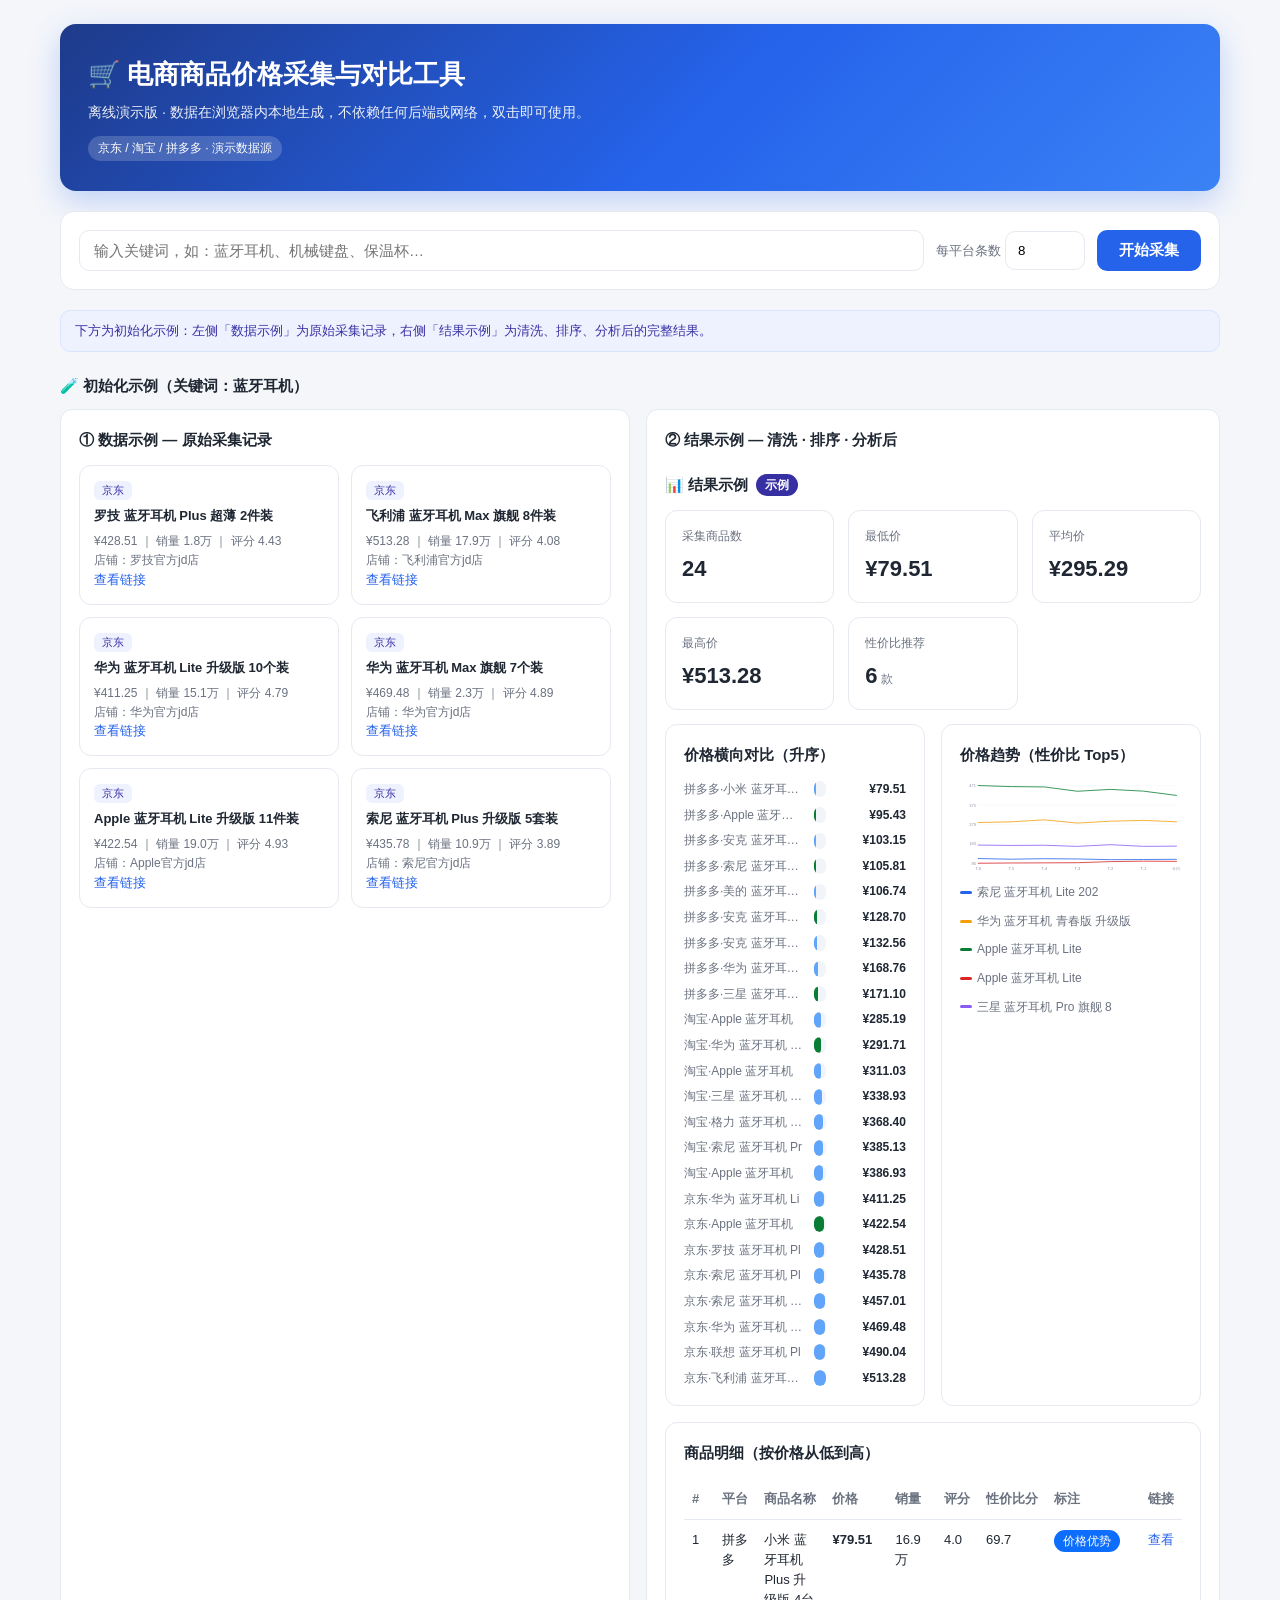
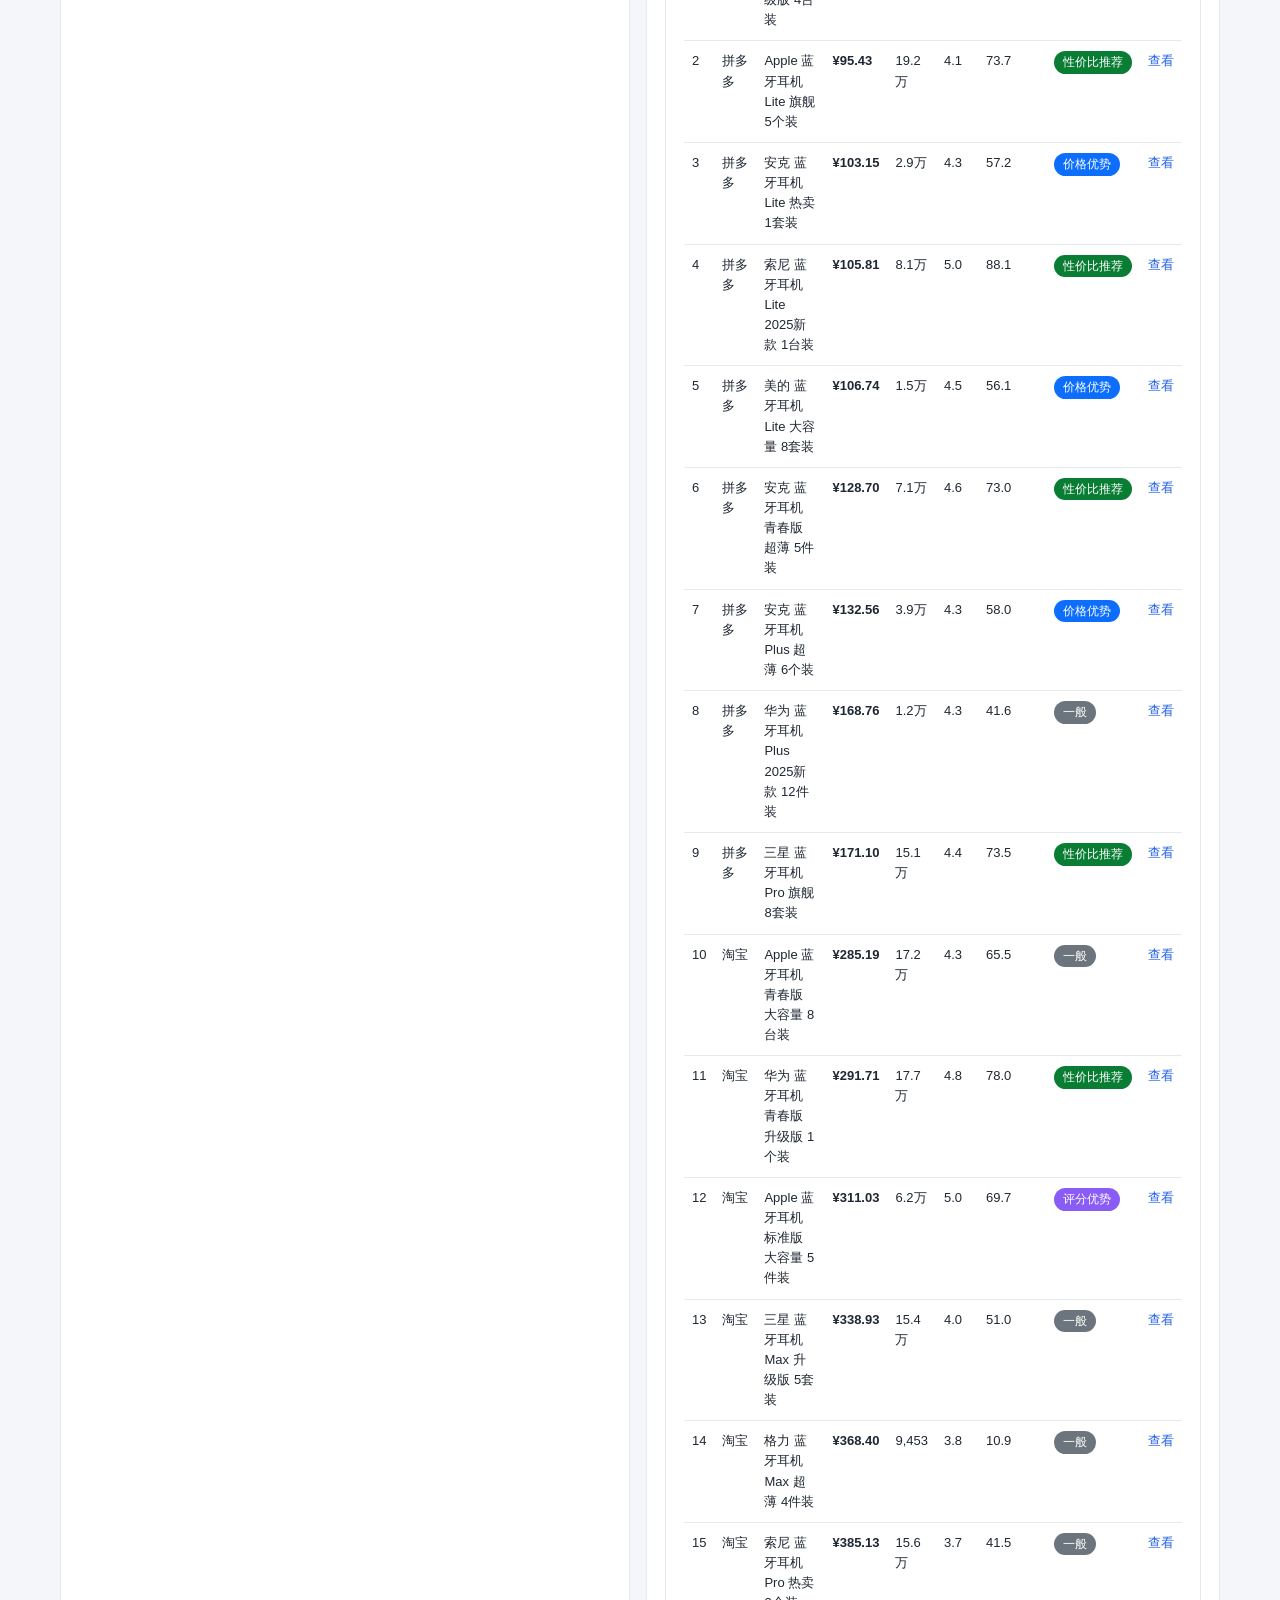
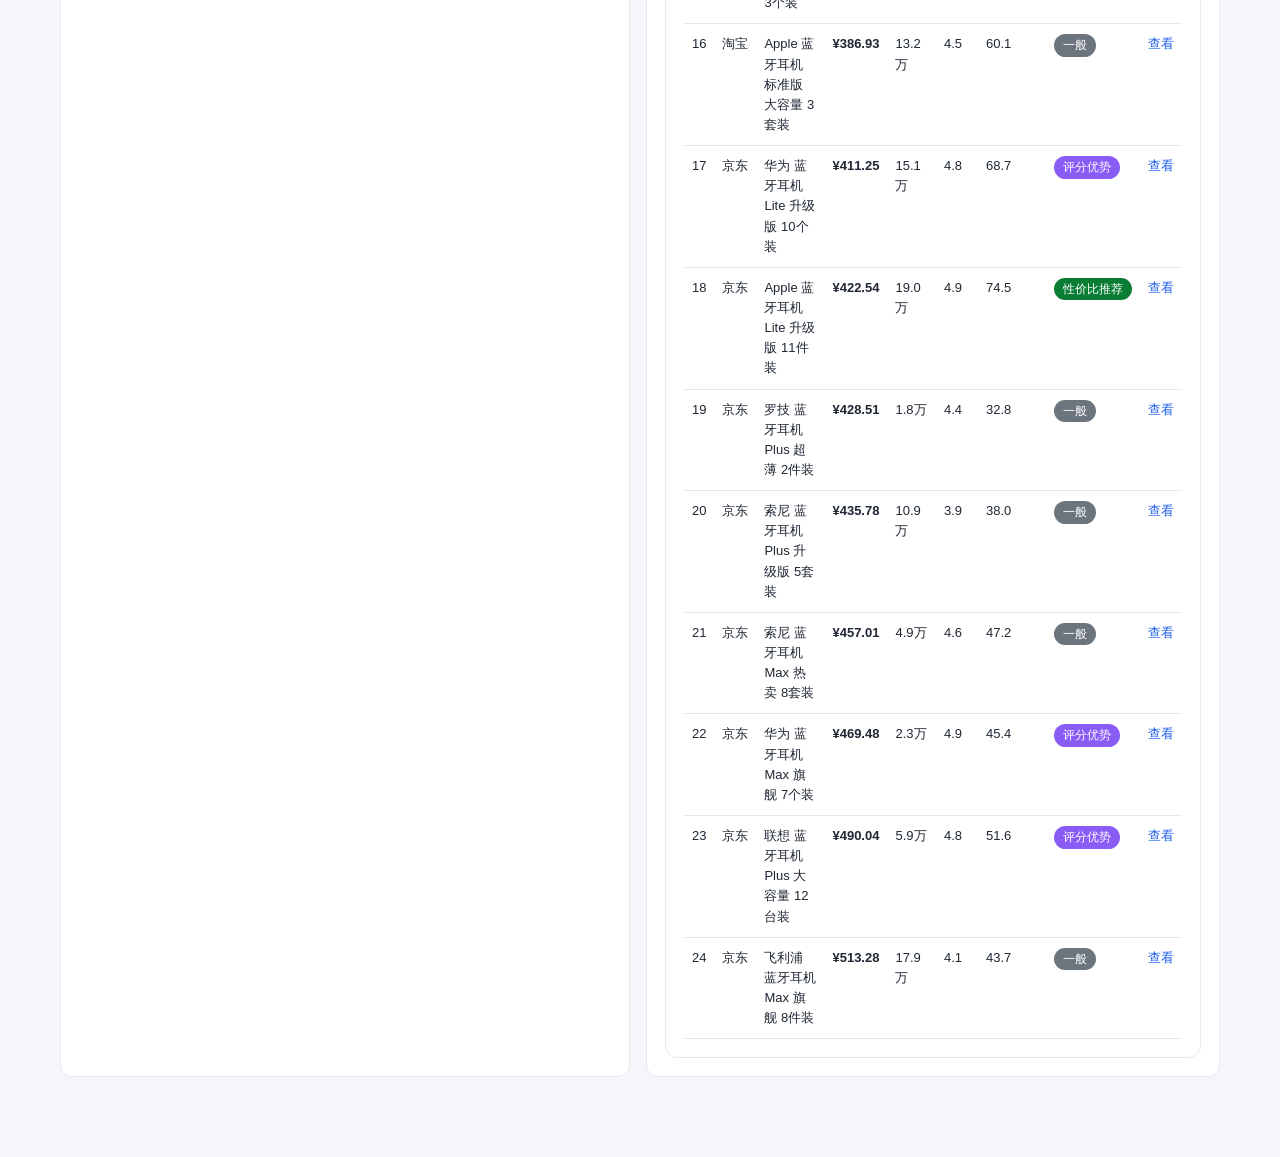
<file: ecom-price-tool/电商价格对比_离线演示.html>
<!DOCTYPE html>
<html lang="zh-CN">
<head>
<meta charset="utf-8">
<meta name="viewport" content="width=device-width, initial-scale=1">
<title>电商价格采集与对比 · 离线演示版</title>
<style>
:root {
  --bg:#f4f6fa; --card:#fff; --line:#e5e9f0; --text:#1f2733; --muted:#6b7280;
  --accent:#2563eb; --accent-2:#1e3a8a; --good:#0a7d34;
}
* { box-sizing:border-box; }
body { margin:0; font-family:-apple-system,BlinkMacSystemFont,"Segoe UI","PingFang SC","Microsoft YaHei",sans-serif;
  background:var(--bg); color:var(--text); line-height:1.55; }
.wrap { max-width:1200px; margin:0 auto; padding:24px 20px 80px; }
.hero { background:linear-gradient(135deg,#1e3a8a,#2563eb 55%,#3b82f6); color:#fff; border-radius:16px;
  padding:30px 28px; box-shadow:0 10px 30px rgba(37,99,235,.25); }
.hero h1 { margin:0 0 8px; font-size:26px; }
.hero p { margin:0; opacity:.92; font-size:14px; }
.hero .tag { display:inline-block; margin-top:12px; font-size:12px; padding:3px 10px; border-radius:20px;
  background:rgba(255,255,255,.18); }
.control { background:var(--card); border:1px solid var(--line); border-radius:14px; padding:18px;
  margin:20px 0; display:flex; flex-wrap:wrap; gap:12px; align-items:center; }
.control input[type="text"] { flex:1 1 240px; padding:11px 14px; border:1px solid var(--line);
  border-radius:10px; font-size:15px; }
.control input[type="number"] { width:80px; padding:11px 12px; border:1px solid var(--line); border-radius:10px; }
.control button { padding:11px 22px; background:var(--accent); color:#fff; border:none; border-radius:10px;
  font-size:15px; cursor:pointer; font-weight:600; }
.control button:hover { background:var(--accent-2); }
.hint { background:#eef2ff; border:1px solid #dbe4ff; color:#3730a3; padding:10px 14px; border-radius:10px;
  font-size:13px; margin-bottom:16px; }
.section-title { font-size:15px; font-weight:700; margin:22px 0 12px; display:flex; align-items:center; gap:8px; }
.cards { display:grid; grid-template-columns:repeat(auto-fit,minmax(150px,1fr)); gap:14px; margin:14px 0; }
.card { background:var(--card); border:1px solid var(--line); border-radius:12px; padding:16px; }
.card .k { font-size:12px; color:var(--muted); }
.card .v { font-size:22px; font-weight:700; margin-top:6px; }
.card .v small { font-size:12px; font-weight:400; color:var(--muted); }
.grid { display:grid; grid-template-columns:1fr 1fr; gap:16px; }
@media(max-width:860px) { .grid { grid-template-columns:1fr; } }
.panel { background:var(--card); border:1px solid var(--line); border-radius:12px; padding:18px; }
.panel h2 { font-size:15px; margin:0 0 14px; }
.two-col { display:grid; grid-template-columns:1fr 1fr; gap:16px; }
@media(max-width:860px) { .two-col { grid-template-columns:1fr; } }
table { width:100%; border-collapse:collapse; font-size:13px; }
th,td { text-align:left; padding:10px 8px; border-bottom:1px solid var(--line); vertical-align:top; }
th { color:var(--muted); font-weight:600; white-space:nowrap; }
tr:hover td { background:#f8fafc; }
a { color:var(--accent); text-decoration:none; }
.num { font-variant-numeric:tabular-nums; }
.badge { display:inline-block; padding:2px 9px; border-radius:20px; font-size:12px; color:#fff; white-space:nowrap; }
.raw-grid { display:grid; grid-template-columns:repeat(auto-fill,minmax(220px,1fr)); gap:12px; }
.raw-item { background:var(--card); border:1px solid var(--line); border-radius:12px; padding:14px; font-size:13px; }
.raw-item .tag { display:inline-block; font-size:11px; padding:1px 8px; border-radius:6px; background:#eef2ff; color:#3730a3; margin-bottom:6px; }
.raw-item .t { font-weight:600; margin-bottom:6px; }
.raw-item .meta { color:var(--muted); font-size:12px; }
/* 横向条形图 */
.bars { display:flex; flex-direction:column; gap:7px; }
.bar-row { display:grid; grid-template-columns:120px 1fr 70px; gap:10px; align-items:center; font-size:12px; }
.bar-label { color:var(--muted); white-space:nowrap; overflow:hidden; text-overflow:ellipsis; }
.bar-track { background:#f1f4f9; border-radius:6px; height:16px; overflow:hidden; }
.bar-fill { display:block; height:100%; border-radius:6px; transition:width .4s; }
.bar-val { text-align:right; font-weight:600; }
/* 折线图 */
.trend-svg { width:100%; height:auto; display:block; }
.legend { display:flex; flex-wrap:wrap; gap:10px 16px; margin-top:8px; font-size:12px; color:var(--muted); }
.legend span { display:inline-flex; align-items:center; gap:5px; }
.legend i { width:12px; height:3px; border-radius:2px; display:inline-block; }
</style>
</head>
<body>
<div class="wrap">
  <div class="hero">
    <h1>🛒 电商商品价格采集与对比工具</h1>
    <p>离线演示版 · 数据在浏览器内本地生成，不依赖任何后端或网络，双击即可使用。</p>
    <span class="tag">京东 / 淘宝 / 拼多多 · 演示数据源</span>
  </div>

  <div class="control">
    <input type="text" id="keyword" placeholder="输入关键词，如：蓝牙耳机、机械键盘、保温杯…" value="">
    <label style="font-size:13px;color:var(--muted)">每平台条数
      <input type="number" id="limit" value="8" min="3" max="30">
    </label>
    <button id="run">开始采集</button>
  </div>
  <div class="hint">下方为初始化示例：左侧「数据示例」为原始采集记录，右侧「结果示例」为清洗、排序、分析后的完整结果。</div>

  <div id="sample-area"></div>
  <div id="result-area"></div>
</div>

<script>
(function(){
"use strict";
const PLATFORM_NAMES = { jd:"京东", taobao:"淘宝", pdd:"拼多多" };
const BADGE_COLORS = { "性价比推荐":"#0a7d34", "价格优势":"#0d6efd", "评分优势":"#8a5cf6", "一般":"#6c757d" };
const LINE_COLORS = ["#2563eb","#f59e0b","#0a7d34","#dc2626","#8a5cf6"];
const BRANDS = ["华为","小米","Apple","三星","索尼","联想","美的","格力","飞利浦","戴森","罗技","安克"];
const ADJ = ["2025新款","升级版","旗舰","高性价比","热卖","超薄","大容量","智能"];
const UNITS = ["件","台","个","套"];
const SPECS = ["Pro","Max","青春版","Plus","Lite","标准版"];
const PLATFORMS = ["jd","taobao","pdd"];
const SEARCH_URLS = {
  jd: k => "https://search.jd.com/Search?keyword=" + encodeURIComponent(k),
  taobao: k => "https://s.taobao.com/search?q=" + encodeURIComponent(k),
  pdd: k => "https://mobile.yangkeduo.com/search_result.html?search_key=" + encodeURIComponent(k)
};

function hashStr(s){
  let h = 2166136261 >>> 0;
  for (let i=0;i<s.length;i++){ h ^= s.charCodeAt(i); h = Math.imul(h, 16777619); }
  return h >>> 0;
}
function mulberry32(a){
  return function(){
    a = (a + 0x6D2B79F5) >>> 0;
    let t = a;
    t = Math.imul(t ^ (t >>> 15), t | 1);
    t ^= t + Math.imul(t ^ (t >>> 7), t | 61);
    return ((t ^ (t >>> 14)) >>> 0) / 4294967296;
  };
}
const randInt = (rng,lo,hi) => lo + Math.floor(rng() * (hi - lo + 1));
const uniform = (rng,lo,hi) => lo + rng() * (hi - lo);
const round2 = v => Math.round(v * 100) / 100;
const esc = s => String(s == null ? "" : s).replace(/&/g,"&amp;").replace(/</g,"&lt;").replace(/>/g,"&gt;").replace(/"/g,"&quot;");
const fmtSales = n => n >= 10000 ? (n/10000).toFixed(1) + "万" : Number(n).toLocaleString();

/* —— 采集（确定性模拟，复刻后端 mock 逻辑）—— */
function collect(keyword, limit){
  const rng = mulberry32(hashStr(keyword));
  const products = [];
  for (const platform of PLATFORMS){
    const n = Math.max(3, limit - 1 + Math.floor(rng()*3));
    for (let i=0;i<n;i++){
      const brand = BRANDS[Math.floor(rng()*BRANDS.length)];
      const adj = ADJ[Math.floor(rng()*ADJ.length)];
      const unit = UNITS[Math.floor(rng()*UNITS.length)];
      const spec = SPECS[Math.floor(rng()*SPECS.length)];
      const title = brand + " " + keyword + " " + spec + " " + adj + " " + (Math.floor(rng()*12)+1) + unit + "装";
      const base = 30 + (hashStr(keyword + platform) % 4000) / 10;
      let price = Math.max(9.9, round2(base + uniform(rng,-20,120)));
      const sales = randInt(rng, 200, 200000);
      const shop_rating = round2(uniform(rng, 3.6, 5.0));
      products.push({
        platform, title, price, sales, shop_rating,
        shop_name: brand + "官方" + platform + "店",
        product_id: platform + "-mock-" + hashStr(keyword + title).toString(16),
        url: SEARCH_URLS[platform](keyword)
      });
    }
  }
  return products;
}

/* —— 清洗 / 去重 / 排序 / 评分 / 趋势 —— */
function normalizeTitle(t){
  return String(t).replace(/\s+/g,"")
    .replace(/官方旗舰店|旗舰店|专卖店|自营|正品|包邮|全新|直营|补贴|plus会员|京东|淘宝|天猫|拼多多/gi,"")
    .toLowerCase();
}
function clean(products){
  return products.filter(p => p.title && p.title.trim() && p.price > 0).map(p => {
    p.title = p.title.trim().replace(/\s+/g," ");
    if (!(p.shop_rating > 0 && p.shop_rating <= 5)) p.shop_rating = 4.5;
    if (p.sales < 0) p.sales = 0;
    return p;
  });
}
function dedupe(products){
  const seen = {};
  const out = [];
  for (const p of products){
    const key = p.platform + "|" + normalizeTitle(p.title);
    if (!(key in seen)){ seen[key] = out.length; out.push(p); }
    else {
      const old = out[seen[key]];
      if ((p.shop_name && !old.shop_name) || p.sales > old.sales) out[seen[key]] = p;
    }
  }
  return out;
}
function scoreProducts(products){
  products.sort((a,b) => (a.price - b.price) || (b.sales - a.sales));
  const prices = products.map(p=>p.price), ratings = products.map(p=>p.shop_rating), logSales = products.map(p=>Math.log1p(p.sales));
  const pmin=Math.min(...prices), pmax=Math.max(...prices);
  const rmin=Math.min(...ratings), rmax=Math.max(...ratings);
  const smin=Math.min(...logSales), smax=Math.max(...logSales);
  const norm=(v,lo,hi)=> hi===lo ? 0 : (v-lo)/(hi-lo);
  const q1 = [...prices].sort((a,b)=>a-b)[Math.max(0, Math.floor(prices.length/4))];
  return products.map((p,rank)=>{
    const rating_n=norm(p.shop_rating,rmin,rmax), sales_n=norm(Math.log1p(p.sales),smin,smax);
    const price_score = 1 - norm(p.price,pmin,pmax);
    const score = round2(100*(0.35*rating_n + 0.35*sales_n + 0.30*price_score));
    let label;
    if (score >= 72) label = "性价比推荐";
    else if (p.price <= q1) label = "价格优势";
    else if (p.shop_rating >= 4.7) label = "评分优势";
    else label = "一般";
    return Object.assign({}, p, { price_rank: rank+1, value_score: score, value_label: label });
  });
}
function trendFor(p, days){
  days = days || 7;
  const rng = mulberry32(hashStr(p.product_id || p.title));
  const start = p.price * uniform(rng, 0.88, 1.18);
  const trend = [];
  for (let i=0;i<days;i++){
    const t = days === 1 ? 0 : i/(days-1);
    const base = start + (p.price - start) * t;
    const noise = uniform(rng, -0.03, 0.03) * p.price;
    trend.push(Math.max(0.01, round2(base + noise)));
  }
  trend[days-1] = round2(p.price);
  return trend;
}
function computeStats(results){
  const prices = results.map(r=>r.price);
  const best = results.reduce((a,b)=> a.value_score > b.value_score ? a : b, results[0]);
  const cheapest = results[0];
  return {
    total: results.length,
    platforms: [...new Set(results.map(r=>r.platform))].sort(),
    price_min: Math.min(...prices),
    price_max: Math.max(...prices),
    price_avg: prices.reduce((a,b)=>a+b,0)/prices.length,
    cheapest_title: cheapest ? cheapest.title : "",
    cheapest_price: cheapest ? cheapest.price : 0,
    best_value_title: best ? best.title : "",
    best_value_score: best ? best.value_score : 0,
    recommended_count: results.filter(r=>r.value_label==="性价比推荐").length
  };
}
function runSearch(keyword, limit){
  const raw = collect(keyword, limit);
  const results = scoreProducts(dedupe(clean(raw))).map(r => Object.assign({}, r, { trend: trendFor(r) }));
  return { keyword, raw: raw.slice(0,6), results, stats: computeStats(results) };
}

/* —— 渲染 —— */
function statsHTML(s){
  return `<div class="cards">
    <div class="card"><div class="k">采集商品数</div><div class="v">${s.total}</div></div>
    <div class="card"><div class="k">最低价</div><div class="v">¥${s.price_min.toFixed(2)}</div></div>
    <div class="card"><div class="k">平均价</div><div class="v">¥${s.price_avg.toFixed(2)}</div></div>
    <div class="card"><div class="k">最高价</div><div class="v">¥${s.price_max.toFixed(2)}</div></div>
    <div class="card"><div class="k">性价比推荐</div><div class="v">${s.recommended_count}<small> 款</small></div></div>
  </div>`;
}
function barHTML(results){
  const max = Math.max(...results.map(r=>r.price)) || 1;
  return `<div class="bars">` + results.map(r=>{
    const w = Math.max(3, r.price/max*100);
    const color = r.value_label === "性价比推荐" ? "#0a7d34" : "#60a5fa";
    return `<div class="bar-row">
      <span class="bar-label">${PLATFORM_NAMES[r.platform]||r.platform}·${esc(r.title.slice(0,10))}</span>
      <span class="bar-track"><span class="bar-fill" style="width:${w.toFixed(1)}%;background:${color}"></span></span>
      <span class="bar-val">¥${r.price.toFixed(2)}</span>
    </div>`;
  }).join("") + `</div>`;
}
function trendHTML(results){
  const top = [...results].sort((a,b)=>b.value_score-a.value_score).slice(0,5);
  if (!top.length) return '<div style="color:#8a94a6">暂无数据</div>';
  const W=560, H=240, padL=46, padR=14, padT=14, padB=30;
  const days = top[0].trend.length;
  const all = top.flatMap(t=>t.trend);
  let lo=Math.min(...all), hi=Math.max(...all);
  if (hi-lo < 1){ const m=(hi+lo)/2; lo=m-0.5; hi=m+0.5; }
  const x = i => padL + (W-padL-padR) * (days===1 ? 0 : i/(days-1));
  const y = v => padT + (H-padT-padB) * (1 - (v-lo)/(hi-lo));
  let s = "";
  for (let gy=0; gy<=4; gy++){
    const val = lo + (hi-lo)*gy/4, yy = y(val);
    s += `<line x1="${padL}" y1="${yy}" x2="${W-padR}" y2="${yy}" stroke="#eef1f6" stroke-width="1"/>`;
    s += `<text x="${padL-6}" y="${yy+4}" text-anchor="end" font-size="10" fill="#8a94a6">${val.toFixed(0)}</text>`;
  }
  top.forEach((p,i)=>{
    const pts = p.trend.map((v,j)=> x(j).toFixed(1)+","+y(v).toFixed(1)).join(" ");
    s += `<polyline points="${pts}" fill="none" stroke="${LINE_COLORS[i%LINE_COLORS.length]}" stroke-width="2" stroke-linejoin="round" stroke-linecap="round"/>`;
  });
  const labels = ["T-6","T-5","T-4","T-3","T-2","T-1","今日"].slice(-days);
  labels.forEach((lb,i)=>{ s += `<text x="${x(i)}" y="${H-padB+16}" text-anchor="middle" font-size="10" fill="#8a94a6">${lb}</text>`; });
  const legend = '<div class="legend">' + top.map((p,i)=>
    `<span><i style="background:${LINE_COLORS[i%LINE_COLORS.length]}"></i>${esc(p.title.slice(0,16))}</span>`).join("") + '</div>';
  return `<svg viewBox="0 0 ${W} ${H}" class="trend-svg">${s}</svg>${legend}`;
}
function tableHTML(results){
  const rows = results.map(r=>{
    const color = BADGE_COLORS[r.value_label] || "#6c757d";
    return `<tr>
      <td class="num">${r.price_rank}</td>
      <td>${PLATFORM_NAMES[r.platform]||r.platform}</td>
      <td>${esc(r.title)}</td>
      <td class="num"><b>¥${r.price.toFixed(2)}</b></td>
      <td class="num">${fmtSales(r.sales)}</td>
      <td class="num">${r.shop_rating.toFixed(1)}</td>
      <td class="num">${r.value_score.toFixed(1)}</td>
      <td><span class="badge" style="background:${color}">${r.value_label}</span></td>
      <td><a href="${esc(r.url)}" target="_blank" rel="noopener">查看</a></td>
    </tr>`;
  }).join("");
  return `<table><thead><tr>
    <th>#</th><th>平台</th><th>商品名称</th><th>价格</th><th>销量</th><th>评分</th><th>性价比分</th><th>标注</th><th>链接</th>
  </tr></thead><tbody>${rows}</tbody></table>`;
}
function reportBodyHTML(report){
  return statsHTML(report.stats) +
    `<div class="grid">
      <div class="panel"><h2>价格横向对比（升序）</h2>${barHTML(report.results)}</div>
      <div class="panel"><h2>价格趋势（性价比 Top5）</h2>${trendHTML(report.results)}</div>
    </div>
    <div class="panel" style="margin-top:16px;"><h2>商品明细（按价格从低到高）</h2>${tableHTML(report.results)}</div>`;
}
function renderReport(report, container, title, badgeText){
  container.innerHTML = `<div class="section-title">📊 ${esc(title)}
      <span class="badge" style="background:#3730a3">${esc(badgeText)}</span></div>` + reportBodyHTML(report);
}
function renderSample(report){
  const rawHTML = report.raw.map(p=>`<div class="raw-item">
      <span class="tag">${PLATFORM_NAMES[p.platform]||p.platform}</span>
      <div class="t">${esc(p.title)}</div>
      <div class="meta">¥${p.price.toFixed(2)} ｜ 销量 ${fmtSales(p.sales)} ｜ 评分 ${p.shop_rating}</div>
      <div class="meta">店铺：${esc(p.shop_name)}</div>
      <a href="${esc(p.url)}" target="_blank" rel="noopener">查看链接</a>
    </div>`).join("");
  document.getElementById("sample-area").innerHTML =
    `<div class="section-title">🧪 初始化示例（关键词：${esc(report.keyword)}）</div>
    <div class="two-col">
      <div class="panel"><h2>① 数据示例 — 原始采集记录</h2><div class="raw-grid">${rawHTML}</div></div>
      <div class="panel"><h2>② 结果示例 — 清洗 · 排序 · 分析后</h2><div id="sample-slot"></div></div>
    </div>`;
  renderReport(report, document.getElementById("sample-slot"), "结果示例", "示例");
}
function run(){
  const keyword = document.getElementById("keyword").value.trim();
  if (!keyword){ alert("请先输入关键词"); return; }
  const limit = parseInt(document.getElementById("limit").value, 10) || 8;
  const report = runSearch(keyword, Math.min(30, Math.max(3, limit)));
  renderReport(report, document.getElementById("result-area"), "采集结果 — " + keyword, "离线运行");
}

document.getElementById("run").addEventListener("click", run);
document.getElementById("keyword").addEventListener("keydown", e => { if (e.key === "Enter") run(); });

renderSample(runSearch("蓝牙耳机", 8));
})();
</script>
</body>
</html>
</file>
